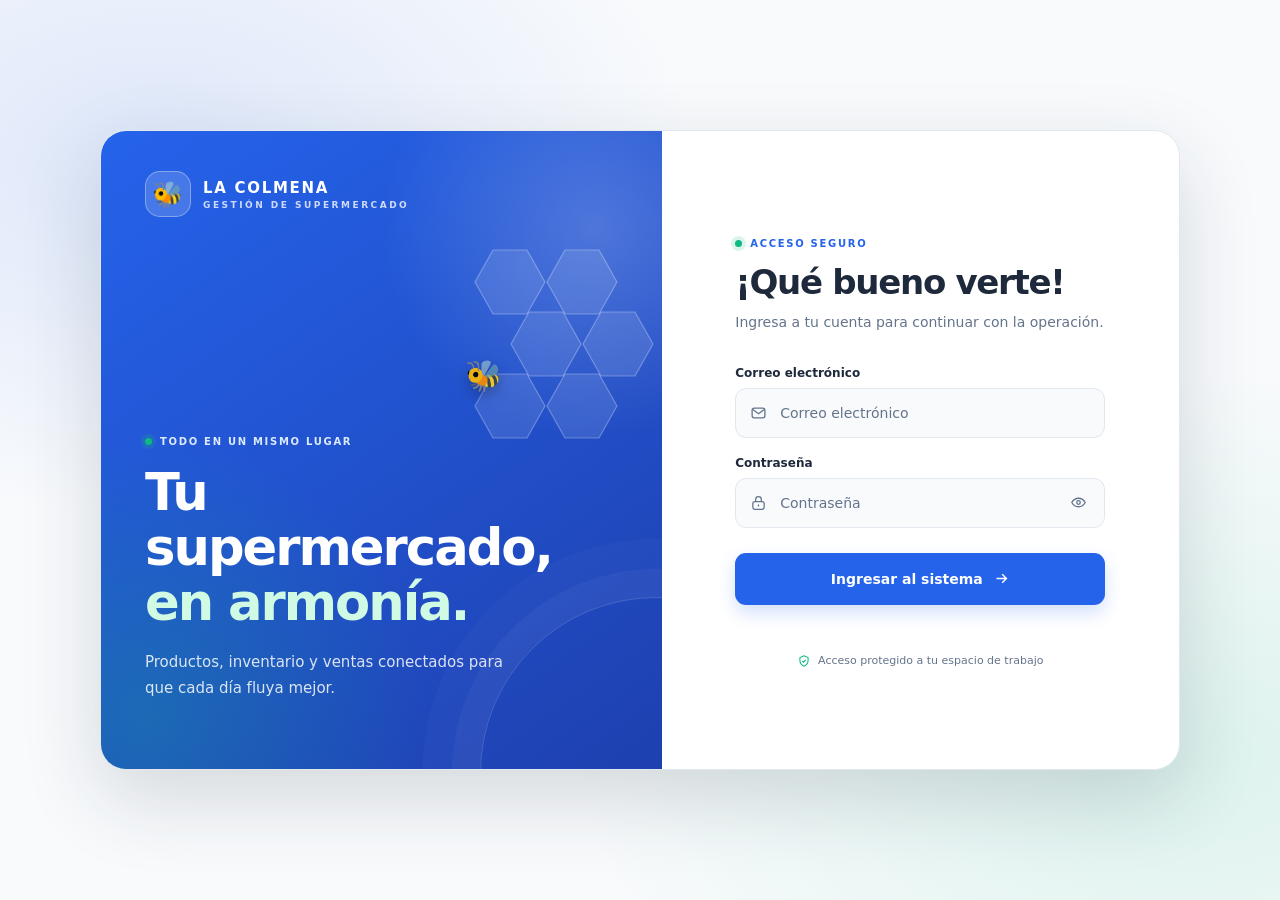
<file: la_colmena.html/src/index.html>
﻿<!DOCTYPE html>
<html lang="es">
<head>
    <meta charset="UTF-8">
    <meta name="viewport" content="width=device-width,initial-scale=1">
    <title>La Colmena — Gestión comercial</title>
    <style>
        * {
            box-sizing: border-box;
            margin: 0;
            font-family: Inter,system-ui,Arial
        }

        body {
            background: #f6f3ee;
            color: #1a1a1a
        }

        .sidebar {
            position: fixed;
            left: 0;
            top: 0;
            bottom: 0;
            width: 250px;
            background: #1a1a1a;
            color: #fff;
            padding: 20px;
            display: flex;
            flex-direction: column
        }

            .sidebar h2 {
                font-size: 20px
            }

            .sidebar small {
                color: #aaa
            }

        .menu {
            margin-top: 25px;
            display: flex;
            flex-direction: column;
            gap: 4px
        }

            .menu button {
                background: none;
                border: 0;
                color: #ccc;
                text-align: left;
                padding: 11px 12px;
                border-radius: 8px;
                cursor: pointer;
                font-size: 14px
            }

                .menu button.active, .menu button:hover {
                    background: #333;
                    color: #fff
                }

        .user {
            margin-top: auto;
            border-top: 1px solid #333;
            padding-top: 14px
        }

            .user b {
                display: block
            }

        .main {
            margin-left: 250px;
            padding: 24px
        }

        .top {
            display: flex;
            justify-content: space-between;
            align-items: center
        }

        .cards {
            display: grid;
            grid-template-columns: 1fr 1fr 1fr;
            gap: 14px;
            margin: 18px 0
        }

        .card {
            background: #fff;
            border: 1px solid #e5e5e5;
            border-radius: 12px;
            padding: 18px
        }

            .card small {
                color: #666
            }

            .card h3 {
                font-size: 28px;
                margin: 6px 0
            }

        .grid2 {
            display: grid;
            grid-template-columns: 1fr 1fr;
            gap: 14px
        }

        .box {
            background: #fff;
            border: 1px solid #e5e5e5;
            border-radius: 12px;
            padding: 18px;
            margin-bottom: 14px
        }

        table {
            width: 100%;
            border-collapse: collapse;
            font-size: 14px
        }

        th {
            text-align: left;
            background: #f3f3f3;
            padding: 10px
        }

        td {
            padding: 10px;
            border-top: 1px solid #eee
        }

        input, select {
            padding: 10px;
            border: 1px solid #ddd;
            border-radius: 8px;
            width: 100%;
            margin: 6px 0
        }

        button.btn {
            background: #e67e22;
            color: #fff;
            border: 0;
            padding: 10px 16px;
            border-radius: 8px;
            cursor: pointer;
            font-weight: 700
        }

        button.btn2 {
            background: #1a1a1a;
            color: #fff;
            border: 0;
            padding: 8px 12px;
            border-radius: 8px;
            cursor: pointer
        }

        .badge {
            padding: 4px 8px;
            border-radius: 20px;
            font-size: 12px;
            font-weight: 700
        }

        .ok {
            background: #d4f5d4
        }

        .warn {
            background: #ffe9b0
        }

        .alerta {
            color: #b45309;
            font-size: 13px
        }

        .integration-alert {
            border-left: 4px solid #b45309
        }

        #outboxEvents {
            margin: 10px 0 0;
            padding-left: 20px
        }

        #outboxEvents li {
            margin-top: 8px;
            overflow-wrap: anywhere
        }

        #outboxEvents p {
            margin-top: 4px;
            overflow-wrap: anywhere
        }

        .sale-console-heading {
            display: flex;
            align-items: flex-start;
            justify-content: space-between;
            gap: 12px
        }

        .sale-event-console {
            min-height: 180px;
            max-height: 420px;
            overflow: auto;
            margin-top: 12px;
            padding: 14px;
            border: 1px solid #263548;
            border-radius: 9px;
            background: #101820;
            color: #d3f7df;
            font: 12px/1.6 Consolas, "Courier New", monospace;
            white-space: pre-wrap;
            overflow-wrap: anywhere
        }

        .payment-circuit {
            margin-top: 12px;
            padding: 12px 14px;
            border: 1px solid #cbd5e1;
            border-radius: 9px;
            background: #f8fafc
        }

        .payment-circuit .summary-note { margin: 7px 0 0 }

        .circuit-badge {
            padding: 4px 9px;
            border-radius: 999px;
            font-size: 11px;
            font-weight: 700;
            background: #e2e8f0;
            color: #334155
        }

        .circuit-badge[data-state="CLOSED"] { background: #dcfce7; color: #166534 }
        .circuit-badge[data-state="OPEN"] { background: #fee2e2; color: #991b1b }
        .circuit-badge[data-state="HALF-OPEN"] { background: #fef3c7; color: #92400e }

        .circuit-trace {
            margin: 7px 0 0;
            color: #64748b;
            font: 11px/1.5 Consolas, "Courier New", monospace;
            overflow-wrap: anywhere
        }

        .saga-runner {
            margin-top: 14px;
            padding-top: 12px;
            border-top: 1px solid #eee
        }

        .saga-runner summary {
            cursor: pointer;
            font-weight: 700
        }

        .saga-runner-fields {
            display: grid;
            grid-template-columns: repeat(auto-fit, minmax(180px, 1fr));
            gap: 8px 14px;
            margin: 10px 0
        }

        .saga-runner-fields label {
            display: block;
            font-size: 13px
        }

        .saga-simulate-failure {
            display: flex;
            align-items: center;
            gap: 8px
        }

        .saga-simulate-failure input {
            width: auto;
            margin: 0
        }

        .saga-result {
            margin: 10px 0 0;
            padding: 12px 14px;
            border-radius: 9px;
            border: 1px solid #cbd5e1;
            background: #f8fafc;
            color: #1e293b;
            font-weight: 600
        }

        .saga-result[data-outcome="success"] {
            border-color: #86efac;
            background: #f0fdf4;
            color: #166534
        }

        .saga-result[data-outcome="compensated"] {
            border-color: #fcd34d;
            background: #fffbeb;
            color: #92400e
        }

        .saga-result[data-outcome="pending"] {
            border-color: #fca5a5;
            background: #fef2f2;
            color: #991b1b
        }

        .saga-result[data-outcome="not-applicable"] {
            border-color: #cbd5e1;
            background: #f8fafc;
            color: #334155
        }

        .saga-run-by {
            margin: 10px 0 6px;
            font-size: 13px;
            font-weight: 700
        }

        .saga-timeline {
            display: grid;
            grid-template-columns: repeat(auto-fit, minmax(220px, 1fr));
            gap: 10px;
            margin: 10px 0 0;
            padding: 0;
            list-style: none
        }

        .saga-timeline li {
            min-width: 0;
            padding: 12px;
            border: 1px solid #cbd5e1;
            border-left: 4px solid #94a3b8;
            border-radius: 8px;
            background: #f8fafc
        }

        .saga-timeline li[data-status="completed"] {
            border-left-color: #16a34a;
            background: #f0fdf4
        }

        .saga-timeline li[data-status="rejected"],
        .saga-timeline li[data-status="blocked"] {
            border-left-color: #dc2626;
            background: #fef2f2
        }

        .saga-timeline li[data-status="pending"] {
            border-left-color: #d97706;
            background: #fffbeb
        }

        .saga-timeline li[data-status="not-run"] {
            color: #64748b
        }

        .saga-step-heading {
            display: flex;
            justify-content: space-between;
            gap: 8px;
            margin-bottom: 5px
        }

        .saga-step-status {
            font-size: 11px;
            text-transform: uppercase;
            letter-spacing: .03em
        }

        .saga-step-detail {
            margin: 0;
            font-size: 12px;
            line-height: 1.45
        }

        .process-events {
            display: grid;
            gap: 10px;
            margin: 12px 0 0;
            padding: 0;
            list-style: none
        }

        .process-events-archive > summary {
            margin-top: 12px;
            padding: 10px 12px;
            border: 1px solid #dbe3ed;
            border-radius: 8px;
            background: #f8fafc;
            color: #1e3a8a;
            font-weight: 700;
            cursor: pointer
        }

        .older-sales-details {
            margin-top: 12px;
            border: 1px solid #dbe3ed;
            border-radius: 8px;
            background: #f8fafc
        }

        .older-sales-details > summary {
            padding: 10px 12px;
            color: #1e3a8a;
            font-weight: 700;
            cursor: pointer
        }

        .older-sales-list {
            max-height: 300px;
            overflow: auto;
            padding: 0 10px 10px
        }

        .process-event {
            padding: 12px 14px;
            border: 1px solid #dbe3ed;
            border-radius: 9px;
            background: #fff
        }

        .process-event-heading {
            display: flex;
            align-items: flex-start;
            justify-content: space-between;
            gap: 10px
        }

        .process-event-actor,
        .process-event-detail,
        .process-event-time {
            margin: 5px 0 0;
            font-size: 12px;
            line-height: 1.45
        }

        .process-event-time {
            color: #64748b
        }

        .process-event-status {
            flex: 0 0 auto;
            padding: 3px 8px;
            border-radius: 999px;
            background: #dcfce7;
            color: #166534;
            font-size: 11px;
            font-weight: 700
        }

        .process-event-status[data-status="PENDING"] {
            background: #fef3c7;
            color: #92400e
        }

        .process-event-status[data-status="ERROR"] {
            background: #fee2e2;
            color: #991b1b
        }

        .process-event details {
            margin-top: 8px;
            font-size: 12px
        }

        .process-event pre {
            max-height: 260px;
            overflow: auto;
            white-space: pre-wrap;
            overflow-wrap: anywhere
        }

        .hidden {
            display: none
        }

        #login {
            position: fixed;
            inset: 0;
            padding: 28px;
            overflow-y: auto;
            display: grid;
            place-items: center;
            z-index: 99;
            background:
                radial-gradient(ellipse at 12% 18%, rgba(241, 183, 74, .16), transparent 34%),
                radial-gradient(ellipse at 92% 84%, rgba(217, 139, 41, .15), transparent 36%),
                #fbf7f0
        }

        .loginbox {
            background: #fff;
            width: min(1080px, 100%);
            min-height: 640px;
            display: grid;
            grid-template-columns: 1.04fr .96fr;
            border: 1px solid rgba(88, 55, 22, .1);
            border-radius: 26px;
            overflow: hidden;
            box-shadow: 0 28px 80px rgba(71, 43, 19, .17);
            text-align: left
        }

        .login-brand-panel {
            position: relative;
            isolation: isolate;
            display: flex;
            flex-direction: column;
            justify-content: space-between;
            padding: 40px 44px 32px;
            overflow: hidden;
            color: #48270d;
            background:
                radial-gradient(circle at 88% 15%, rgba(255, 247, 204, .62), transparent 29%),
                radial-gradient(circle at 8% 92%, rgba(255, 119, 26, .24), transparent 36%),
                linear-gradient(145deg, #ffd342, #ffae24 56%, #f47d1b)
        }

        .login-brand-panel > :not(.hive-scene) {
            position: relative;
            z-index: 1
        }

        .hive-scene {
            position: absolute;
            z-index: 0;
            top: 112px;
            right: 13px;
            width: 200px;
            height: 215px;
            opacity: .9;
            pointer-events: none
        }

        .hive-cells {
            width: 100%;
            height: 100%;
            overflow: visible
        }

        .hive-cells path {
            fill: rgba(255, 252, 227, .18);
            stroke: rgba(132, 72, 15, .31);
            stroke-width: 1.2;
            transform-box: fill-box;
            transform-origin: center;
            animation: hive-pulse 4.8s ease-in-out infinite
        }

        .hive-cells path:nth-child(2n) {
            animation-delay: -1.6s
        }

        .hive-cells path:nth-child(3n) {
            animation-delay: -3.2s
        }

        .hive-bee {
            position: absolute;
            top: 55%;
            left: 8%;
            z-index: 2;
            display: block;
            font-size: 30px;
            line-height: 1;
            filter: drop-shadow(0 5px 7px rgba(0,0,0,.3));
            animation: bee-flight 10s ease-in-out infinite
        }

        @keyframes bee-flight {
            0%, 100% { top: 55%; left: 8%; transform: rotate(-12deg) }
            18% { top: 36%; left: 38%; transform: rotate(12deg) }
            36% { top: 22%; left: 61%; transform: rotate(-2deg) }
            54% { top: 53%; left: 63%; transform: rotate(17deg) }
            72% { top: 69%; left: 37%; transform: rotate(-13deg) }
            88% { top: 43%; left: 9%; transform: rotate(-22deg) }
        }

        @keyframes hive-pulse {
            0%, 100% { fill: rgba(255, 252, 227, .11) }
            50% { fill: rgba(255, 252, 227, .32) }
        }

        .login-brand-panel::after {
            content: "";
            position: absolute;
            z-index: -1;
            width: 350px;
            height: 350px;
            right: -170px;
            bottom: -180px;
            border: 1px solid rgba(107, 57, 13, .13);
            border-radius: 50%;
            box-shadow: 0 0 0 28px rgba(107,57,13,.025), 0 0 0 58px rgba(107,57,13,.02)
        }

        .login-brand {
            display: flex;
            align-items: center;
            gap: 12px;
            color: #48270d;
            font-size: 15px;
            font-weight: 800;
            letter-spacing: 1.7px
        }

        .login-brand small {
            display: block;
            margin-top: 3px;
            color: #70491e;
            font-size: 9px;
            font-weight: 600;
            letter-spacing: 2.5px
        }

        .login-brand-mark {
            display: grid;
            width: 46px;
            height: 46px;
            place-items: center;
            border: 1px solid rgba(103,58,14,.2);
            border-radius: 15px;
            background: rgba(255,255,255,.32);
            font-size: 25px;
            animation: bee-hover 3s ease-in-out infinite
        }

        @keyframes bee-hover {
            0%, 100% { transform: translateY(0) rotate(-4deg) }
            50% { transform: translateY(-4px) rotate(4deg) }
        }

        .login-brand-copy {
            max-width: 440px;
            margin: 58px 0 36px
        }

        .login-eyebrow {
            display: inline-flex;
            align-items: center;
            gap: 8px;
            margin-bottom: 18px;
            color: #78400e;
            font-size: 10px;
            font-weight: 800;
            letter-spacing: 1.7px;
            text-transform: uppercase
        }

        .login-eyebrow::before {
            content: "";
            width: 7px;
            height: 7px;
            border-radius: 50%;
            background: #8d4a0d;
            box-shadow: 0 0 0 4px rgba(141,74,13,.14)
        }

        .login-brand-copy h1 {
            max-width: 430px;
            font-size: clamp(36px, 4vw, 52px);
            line-height: 1.08;
            letter-spacing: -2px
        }

        .login-brand-copy h1 span {
            color: #8d3e0c
        }

        .login-brand-copy p {
            max-width: 390px;
            margin-top: 18px;
            color: #5e401f;
            font-size: 15px;
            line-height: 1.75
        }

        .login-form-panel {
            display: flex;
            align-items: center;
            justify-content: center;
            padding: 48px
        }

        .login-form-content {
            width: 100%;
            max-width: 370px
        }

        .login-mobile-brand {
            display: none
        }

        .login-form-heading .login-eyebrow {
            margin-bottom: 13px;
            color: #b87518
        }

        .login-form-heading .login-eyebrow::before {
            background: #d9972f;
            box-shadow: 0 0 0 4px rgba(217,151,47,.13)
        }

        .login-form-heading h2 {
            color: #49301e;
            font-size: 34px;
            letter-spacing: -1.3px
        }

        .login-form-heading p {
            margin-top: 9px;
            color: #84796e;
            font-size: 14px;
            line-height: 1.6
        }

        .login-form {
            margin-top: 32px
        }

        .login-form label {
            display: block;
            margin: 18px 0 8px;
            color: #59412c;
            font-size: 12px;
            font-weight: 700
        }

        .login-input-wrap {
            position: relative
        }

        .login-input-wrap input {
            width: 100%;
            height: 50px;
            margin: 0;
            padding: 0 44px;
            border: 1px solid #e8dfd2;
            border-radius: 11px;
            outline: none;
            background: #fdfbf8;
            color: #493a2b;
            font-size: 14px;
            transition: border-color .2s, box-shadow .2s, background .2s
        }

        .login-input-wrap input:focus {
            border-color: #d9a24f;
            background: #fff;
            box-shadow: 0 0 0 4px rgba(217, 151, 47, .14)
        }

        .login-input-wrap input::placeholder {
            color: #aa9d8e
        }

        .login-field-icon {
            position: absolute;
            top: 50%;
            left: 15px;
            width: 17px;
            height: 17px;
            color: #9b8973;
            transform: translateY(-50%);
            pointer-events: none
        }

        .login-password-toggle {
            position: absolute;
            top: 50%;
            right: 12px;
            display: grid;
            width: 30px;
            height: 30px;
            place-items: center;
            border: 0;
            border-radius: 8px;
            background: transparent;
            color: #93816b;
            cursor: pointer;
            transform: translateY(-50%)
        }

        .login-password-toggle:hover {
            background: #fff3df;
            color: #9b5b1a
        }

        .login-password-toggle svg {
            width: 17px;
            height: 17px
        }

        .login-submit {
            display: flex;
            width: 100%;
            height: 52px;
            align-items: center;
            justify-content: center;
            gap: 10px;
            margin-top: 25px;
            border: 0;
            border-radius: 11px;
            background: linear-gradient(100deg, #d98220, #e9a83b);
            box-shadow: 0 8px 18px rgba(205, 127, 28, .2);
            color: #fff;
            cursor: pointer;
            font-size: 14px;
            font-weight: 750;
            transition: transform .18s, box-shadow .18s, filter .18s
        }

        .login-submit:hover:not(:disabled) {
            box-shadow: 0 11px 22px rgba(205, 127, 28, .28);
            filter: saturate(1.08);
            transform: translateY(-1px)
        }

        .login-submit:disabled {
            cursor: wait;
            opacity: .8
        }

        .login-submit svg {
            width: 17px;
            height: 17px;
            transition: transform .18s
        }

        .login-submit:hover:not(:disabled) svg {
            transform: translateX(3px)
        }

        .login-spinner {
            width: 17px;
            height: 17px;
            border: 2px solid rgba(255,255,255,.45);
            border-top-color: #fff;
            border-radius: 50%;
            animation: login-spin .7s linear infinite
        }

        @keyframes login-spin {
            to { transform: rotate(360deg) }
        }

        .login-error {
            min-height: 20px;
            margin-top: 11px;
            color: #b42318;
            font-size: 12px;
            line-height: 1.5
        }

        .login-secure-note {
            display: flex;
            align-items: center;
            justify-content: center;
            gap: 7px;
            margin-top: 18px;
            color: #8d7b66;
            font-size: 11px
        }

        .login-secure-note svg {
            width: 14px;
            height: 14px;
            color: #b87518
        }

        @media(max-width:800px) {
            .sidebar {
                width: 100%;
                position: relative
            }

            .main {
                margin: 0
            }

            .cards, .grid2 {
                grid-template-columns: 1fr
            }

            #login {
                padding: 18px
            }

            .loginbox {
                width: min(520px, 100%);
                min-height: 0;
                grid-template-columns: 1fr
            }

            .login-brand-panel {
                display: none
            }

            .login-form-panel {
                padding: 48px 38px
            }

            .login-mobile-brand {
                display: flex;
                align-items: center;
                gap: 10px;
                margin-bottom: 35px;
                color: #5e391a;
                font-size: 13px;
                font-weight: 800;
                letter-spacing: 1.3px
            }

            .login-mobile-brand span:first-child {
                display: grid;
                width: 40px;
                height: 40px;
                place-items: center;
                clip-path: polygon(25% 3%, 75% 3%, 100% 50%, 75% 97%, 25% 97%, 0 50%);
                background: #fff0d2;
                font-size: 22px;
                animation: bee-hover 3s ease-in-out infinite
            }

            .login-mobile-brand small {
                display: block;
                margin-top: 2px;
                color: #9c856c;
                font-size: 8px;
                letter-spacing: 2px
            }
        }

        @media(max-width:480px) {
            #login {
                padding: 12px
            }

            .loginbox {
                border-radius: 20px
            }

            .login-form-panel {
                padding: 34px 24px
            }

            .login-mobile-brand {
                margin-bottom: 30px
            }

            .login-form-heading h2 {
                font-size: 30px
            }
        }

        @media(prefers-reduced-motion: reduce) {
            .hive-cells path, .hive-bee, .login-brand-mark,
            .login-mobile-brand span:first-child, .login-spinner {
                animation: none
            }

            .login-submit, .login-submit svg {
                transition: none
            }
        }

        :root {
            --primary: #2563EB;
            --primary-dark: #1D4ED8;
            --success: #10B981;
            --danger: #EF4444;
            --text: #1E293B;
            --muted: #64748B;
            --white: #FFFFFF;
            --canvas: #F1F5F9;
            --border: #E2E8F0;
            --primary-soft: #EFF6FF;
            --success-soft: #D1FAE5;
            --shadow: 0 12px 30px rgba(30, 41, 59, .07)
        }

        body {
            background: var(--canvas);
            color: var(--text)
        }

        .sidebar {
            width: 260px;
            background: linear-gradient(180deg, var(--primary), var(--primary-dark));
            box-shadow: 8px 0 28px rgba(30, 64, 175, .14)
        }

        .sidebar small {
            color: rgba(255, 255, 255, .76)
        }

        .menu {
            gap: 7px
        }

        .menu button {
            border-radius: 10px;
            color: rgba(255, 255, 255, .84);
            transition: background .18s, color .18s, transform .18s
        }

        .menu button.active,
        .menu button:hover {
            background: var(--white);
            color: var(--primary-dark);
            transform: translateX(2px)
        }

        .menu button:focus-visible,
        .logout-button:focus-visible,
        .btn:focus-visible,
        .btn2:focus-visible,
        .login-submit:focus-visible,
        .login-password-toggle:focus-visible {
            outline: 3px solid rgba(16, 185, 129, .55);
            outline-offset: 2px
        }

        .user {
            border-top-color: rgba(255, 255, 255, .24)
        }

        .logout-button {
            margin-top: 8px;
            padding: 6px 0;
            border: 0;
            background: transparent;
            color: rgba(255, 255, 255, .84);
            cursor: pointer;
            font-size: 13px;
            transition: color .18s, transform .18s
        }

        .logout-button:hover {
            color: var(--white);
            transform: translateX(2px)
        }

        .main {
            min-height: 100vh;
            margin-left: 260px;
            padding: 30px
        }

        .top {
            gap: 16px;
            margin-bottom: 22px;
            padding: 20px 24px;
            border: 1px solid var(--border);
            border-radius: 16px;
            background: var(--white);
            box-shadow: var(--shadow)
        }

        .top h1 {
            color: var(--text);
            font-size: 26px;
            letter-spacing: -.6px
        }

        .top p,
        .summary-note {
            margin-top: 5px;
            color: var(--muted);
            font-size: 14px
        }

        .connection-status {
            flex: 0 0 auto;
            padding: 8px 12px;
            border: 1px solid #A7F3D0;
            border-radius: 999px;
            background: var(--success-soft);
            color: #047857;
            font-size: 12px;
            font-weight: 700
        }

        .cards {
            grid-template-columns: repeat(3, minmax(0, 1fr));
            gap: 16px;
            margin: 0 0 18px
        }

        .card,
        .box {
            border: 1px solid var(--border);
            border-radius: 16px;
            background: var(--white);
            box-shadow: var(--shadow)
        }

        .card {
            min-width: 0;
            padding: 20px;
            transition: transform .18s, box-shadow .18s
        }

        .card:hover {
            box-shadow: 0 16px 34px rgba(30, 41, 59, .11);
            transform: translateY(-2px)
        }

        .card small {
            color: var(--muted);
            font-size: 13px
        }

        .card h3 {
            color: var(--text);
            font-size: 29px
        }

        .box {
            min-width: 0;
            margin-bottom: 16px;
            padding: 20px;
            overflow-x: auto;
            transition: border-color .18s, box-shadow .18s
        }

        .box:hover {
            border-color: #CBD5E1;
            box-shadow: 0 14px 32px rgba(30, 41, 59, .09)
        }

        .box h3 {
            margin-bottom: 12px;
            color: var(--text);
            font-size: 17px
        }

        .grid2 {
            gap: 16px
        }

        table {
            color: var(--text)
        }

        th {
            background: var(--primary-soft);
            color: #1E40AF;
            font-size: 12px;
            font-weight: 700
        }

        td {
            border-top-color: var(--border)
        }

        tbody tr:hover {
            background: #F8FAFC
        }

        input,
        select {
            border-color: #CBD5E1;
            background: var(--white);
            color: var(--text);
            transition: border-color .18s, box-shadow .18s
        }

        input:focus,
        select:focus {
            border-color: var(--primary);
            outline: none;
            box-shadow: 0 0 0 3px rgba(37, 99, 235, .14)
        }

        input:hover,
        select:hover {
            border-color: #93C5FD
        }

        button.btn,
        .login-submit {
            background: var(--primary);
            box-shadow: 0 8px 18px rgba(37, 99, 235, .2);
            color: var(--white);
            transition: background .18s, box-shadow .18s, transform .18s
        }

        button.btn:hover:not(:disabled),
        .login-submit:hover:not(:disabled) {
            background: var(--primary-dark);
            box-shadow: 0 11px 22px rgba(37, 99, 235, .27);
            transform: translateY(-1px)
        }

        button.btn2 {
            border: 1px solid #BFDBFE;
            background: var(--primary-soft);
            color: var(--primary-dark);
            font-weight: 700;
            transition: background .18s, border-color .18s
        }

        button.btn2:hover:not(:disabled) {
            border-color: var(--primary);
            background: #DBEAFE
        }

        button.btn2:disabled {
            cursor: not-allowed;
            opacity: .58
        }

        button.btn:active:not(:disabled),
        button.btn2:active:not(:disabled),
        .login-submit:active:not(:disabled) {
            transform: scale(.98)
        }

        .badge {
            display: inline-flex;
            align-items: center
        }

        .badge.ok {
            background: var(--success-soft);
            color: #047857
        }

        .badge.warn {
            background: var(--primary-soft);
            color: var(--primary-dark)
        }

        .alerta {
            color: var(--danger);
            font-size: 13px
        }

        .inventory-row {
            display: flex;
            align-items: center;
            gap: 10px;
            padding: 10px 0;
            border-top: 1px solid var(--border);
            transition: background .18s, padding .18s
        }

        .inventory-row:hover {
            padding-right: 8px;
            padding-left: 8px;
            background: var(--primary-soft)
        }

        .inventory-row strong {
            flex: 1
        }

        .inventory-row input {
            width: 96px;
            margin: 0
        }

        #login {
            background:
                radial-gradient(ellipse at 12% 18%, rgba(37, 99, 235, .13), transparent 34%),
                radial-gradient(ellipse at 92% 84%, rgba(16, 185, 129, .12), transparent 36%),
                #F8FAFC
        }

        .loginbox {
            border-color: var(--border);
            box-shadow: 0 28px 80px rgba(30, 41, 59, .16)
        }

        .login-brand-panel {
            color: var(--white);
            background:
                radial-gradient(circle at 88% 15%, rgba(255, 255, 255, .2), transparent 29%),
                radial-gradient(circle at 8% 92%, rgba(16, 185, 129, .26), transparent 36%),
                linear-gradient(145deg, var(--primary), #1E40AF)
        }

        .login-brand-panel::after {
            border-color: rgba(255, 255, 255, .17);
            box-shadow: 0 0 0 28px rgba(255, 255, 255, .035), 0 0 0 58px rgba(255, 255, 255, .025)
        }

        .login-brand,
        .login-brand-copy h1 {
            color: var(--white)
        }

        .login-brand small {
            color: rgba(255, 255, 255, .78)
        }

        .login-brand-mark {
            border-color: rgba(255, 255, 255, .34);
            background: rgba(255, 255, 255, .16)
        }

        .login-brand-panel .login-eyebrow {
            color: #DBEAFE
        }

        .login-brand-panel .login-eyebrow::before {
            background: var(--success);
            box-shadow: 0 0 0 4px rgba(16, 185, 129, .2)
        }

        .login-brand-copy h1 span {
            color: #D1FAE5
        }

        .login-brand-copy p {
            color: rgba(255, 255, 255, .84)
        }

        .hive-cells path {
            fill: rgba(255, 255, 255, .12);
            stroke: rgba(255, 255, 255, .32)
        }

        @keyframes hive-pulse {
            0%, 100% { fill: rgba(255, 255, 255, .1) }
            50% { fill: rgba(255, 255, 255, .28) }
        }

        .login-form-heading .login-eyebrow {
            color: var(--primary)
        }

        .login-form-heading .login-eyebrow::before {
            background: var(--success);
            box-shadow: 0 0 0 4px rgba(16, 185, 129, .15)
        }

        .login-form-heading h2 {
            color: var(--text)
        }

        .login-form-heading p,
        .login-secure-note {
            color: var(--muted)
        }

        .login-form label {
            color: var(--text)
        }

        .login-input-wrap input {
            border-color: var(--border);
            background: #F8FAFC;
            color: var(--text)
        }

        .login-input-wrap input:focus {
            border-color: var(--primary);
            box-shadow: 0 0 0 4px rgba(37, 99, 235, .14)
        }

        .login-input-wrap input::placeholder,
        .login-field-icon,
        .login-password-toggle {
            color: var(--muted)
        }

        .login-password-toggle:hover {
            background: var(--primary-soft);
            color: var(--primary)
        }

        .login-error {
            color: var(--danger)
        }

        .login-secure-note svg {
            color: var(--success)
        }

        .login-mobile-brand {
            color: var(--text)
        }

        .login-mobile-brand span:first-child {
            background: var(--primary-soft)
        }

        .login-mobile-brand small {
            color: var(--muted)
        }

        @media(max-width:800px) {
            .sidebar {
                position: relative;
                width: auto;
                padding: 18px
            }

            .menu {
                display: grid;
                grid-template-columns: repeat(2, minmax(0, 1fr));
                margin-top: 18px
            }

            .user {
                margin-top: 16px
            }

            .main {
                margin: 0;
                padding: 18px
            }

            .cards,
            .grid2 {
                grid-template-columns: 1fr
            }

            .top {
                align-items: flex-start;
                flex-direction: column
            }
        }

        @media(max-width:480px) {
            .main {
                padding: 12px
            }

            .top,
            .box {
                padding: 16px
            }

            .top h1 {
                font-size: 23px
            }

            .menu {
                gap: 5px
            }

            .menu button {
                padding: 10px 8px;
                font-size: 13px
            }

            .inventory-row {
                flex-wrap: wrap
            }
        }

        @media(prefers-reduced-motion: reduce) {
            .menu button,
            .logout-button,
            .card,
            .box,
            button.btn,
            button.btn2,
            .login-submit,
            .inventory-row,
            input,
            select {
                transition: none
            }

            .card:hover,
            .logout-button:hover,
            button.btn:active:not(:disabled),
            button.btn2:active:not(:disabled),
            .login-submit:active:not(:disabled) {
                transform: none
            }
        }

        #dashboard {
            --dashboard-bg: var(--canvas);
            --dashboard-surface: var(--white);
            --dashboard-text: var(--text);
            --dashboard-muted: var(--muted);
            --dashboard-border: var(--border);
            --dashboard-row-hover: #F8FAFC;
            --dashboard-field-bg: var(--white);
            --dashboard-success-bg: var(--success-soft);
            --dashboard-success-text: #047857;
            --dashboard-info-bg: var(--primary-soft);
            --dashboard-info-text: var(--primary-dark);
            --dashboard-danger-text: var(--danger);
            min-height: 100vh;
            background: var(--dashboard-bg);
            color: var(--dashboard-text)
        }

        #dashboard[data-theme="dark"] {
            --dashboard-bg: #0F172A;
            --dashboard-surface: #1E293B;
            --dashboard-text: #E2E8F0;
            --dashboard-muted: #94A3B8;
            --dashboard-border: #334155;
            --dashboard-row-hover: #263449;
            --dashboard-field-bg: #0F172A;
            --dashboard-success-bg: #064E3B;
            --dashboard-success-text: #6EE7B7;
            --dashboard-info-bg: #1E3A8A;
            --dashboard-info-text: #BFDBFE;
            --dashboard-danger-text: #FCA5A5;
            --text: #E2E8F0;
            --muted: #94A3B8;
            --border: #334155;
            --primary-soft: #1E3A8A;
            --success-soft: #064E3B;
            --shadow: 0 12px 30px rgba(0, 0, 0, .2)
        }

        #dashboard .main {
            background: var(--dashboard-bg);
            color: var(--dashboard-text)
        }

        #dashboard .top,
        #dashboard .card,
        #dashboard .box {
            border-color: var(--dashboard-border);
            background: var(--dashboard-surface);
            color: var(--dashboard-text);
            box-shadow: var(--shadow)
        }

        #dashboard .top h1,
        #dashboard .card h3,
        #dashboard .box h3 {
            color: var(--dashboard-text)
        }

        #dashboard .top p,
        #dashboard .summary-note,
        #dashboard .card small {
            color: var(--dashboard-muted)
        }

        #dashboard .connection-status {
            border-color: var(--dashboard-border);
            background: var(--dashboard-success-bg);
            color: var(--dashboard-success-text)
        }

        #dashboard th {
            background: var(--dashboard-info-bg);
            color: var(--dashboard-info-text)
        }

        #dashboard td {
            border-top-color: var(--dashboard-border);
            color: var(--dashboard-text)
        }

        #dashboard tbody tr:hover,
        #dashboard .inventory-row:hover {
            background: var(--dashboard-row-hover)
        }

        #dashboard input,
        #dashboard select {
            border-color: var(--dashboard-border);
            background: var(--dashboard-field-bg);
            color: var(--dashboard-text)
        }

        #dashboard input::placeholder {
            color: var(--dashboard-muted)
        }

        #dashboard .badge.ok {
            background: var(--dashboard-success-bg);
            color: var(--dashboard-success-text)
        }

        #dashboard .badge.warn {
            background: var(--dashboard-info-bg);
            color: var(--dashboard-info-text)
        }

        #dashboard .alerta {
            color: var(--dashboard-danger-text)
        }

        #dashboard .integration-alert {
            border-left-color: var(--dashboard-danger-text)
        }

        #dashboard #outboxEvents {
            color: var(--dashboard-danger-text)
        }

        #dashboard button.btn2 {
            border-color: var(--dashboard-border);
            background: var(--dashboard-info-bg);
            color: var(--dashboard-info-text)
        }

        #dashboard button.btn2:hover:not(:disabled) {
            border-color: var(--primary);
            background: var(--primary-dark);
            color: var(--white)
        }

        .top-actions {
            display: flex;
            align-items: center;
            gap: 10px
        }

        .theme-toggle {
            display: inline-flex;
            min-height: 38px;
            align-items: center;
            justify-content: center;
            gap: 8px;
            padding: 8px 12px;
            border: 1px solid var(--dashboard-border);
            border-radius: 10px;
            background: var(--dashboard-surface);
            color: var(--dashboard-text);
            cursor: pointer;
            font-size: 13px;
            font-weight: 700;
            transition: background .18s, border-color .18s, color .18s, transform .18s
        }

        .theme-toggle:hover {
            border-color: var(--primary);
            background: var(--dashboard-info-bg);
            color: var(--dashboard-info-text);
            transform: translateY(-1px)
        }

        .theme-toggle:focus-visible {
            outline: 3px solid rgba(16, 185, 129, .55);
            outline-offset: 2px
        }

        #dashboard[data-theme="dark"] .theme-toggle:hover {
            background: var(--primary-dark);
            color: var(--white)
        }

        @media(max-width:800px) {
            .top-actions {
                width: 100%;
                justify-content: space-between;
                flex-wrap: wrap
            }
        }

        @media(prefers-reduced-motion: reduce) {
            .theme-toggle {
                transition: none
            }

            .theme-toggle:hover {
                transform: none
            }
        }
    </style>
</head>
<body>

    <div id="login">
        <div class="loginbox">
            <section class="login-brand-panel" aria-label="La Colmena, gestión de supermercado">
                <div class="login-brand">
                    <span class="login-brand-mark" aria-hidden="true">🐝</span>
                    <span>LA COLMENA<small>GESTIÓN DE SUPERMERCADO</small></span>
                </div>
                <div class="hive-scene" aria-hidden="true">
                    <svg class="hive-cells" viewBox="0 0 200 215" fill="none">
                        <path d="M20 2h34l18 32-18 32H20L2 34 20 2Z" transform="translate(24 5)"></path>
                        <path d="M20 2h34l18 32-18 32H20L2 34 20 2Z" transform="translate(96 5)"></path>
                        <path d="M20 2h34l18 32-18 32H20L2 34 20 2Z" transform="translate(60 67)"></path>
                        <path d="M20 2h34l18 32-18 32H20L2 34 20 2Z" transform="translate(132 67)"></path>
                        <path d="M20 2h34l18 32-18 32H20L2 34 20 2Z" transform="translate(24 129)"></path>
                        <path d="M20 2h34l18 32-18 32H20L2 34 20 2Z" transform="translate(96 129)"></path>
                    </svg>
                    <span class="hive-bee">🐝</span>
                </div>
                <div class="login-brand-copy">
                    <span class="login-eyebrow">Todo en un mismo lugar</span>
                    <h1>Tu supermercado,<br><span>en armonía.</span></h1>
                    <p>Productos, inventario y ventas conectados para que cada día fluya mejor.</p>
                </div>
            </section>
            <section class="login-form-panel" aria-label="Iniciar sesión">
                <div class="login-form-content">
                    <div class="login-mobile-brand">
                        <span aria-hidden="true">🐝</span>
                        <span>LA COLMENA<small>GESTIÓN DE SUPERMERCADO</small></span>
                    </div>
                    <div class="login-form-heading">
                        <span class="login-eyebrow">Acceso seguro</span>
                        <h2>¡Qué bueno verte!</h2>
                        <p>Ingresa a tu cuenta para continuar con la operación.</p>
                    </div>
                    <form id="loginForm" class="login-form">
                        <label for="email">Correo electrónico</label>
                        <div class="login-input-wrap">
                            <svg class="login-field-icon" viewBox="0 0 24 24" fill="none" stroke="currentColor" stroke-width="1.8" aria-hidden="true">
                                <rect x="3" y="5" width="18" height="14" rx="3"></rect>
                                <path d="m4 7 8 6 8-6"></path>
                            </svg>
                            <input id="email" type="email" autocomplete="off" placeholder="Correo electrónico" required>
                        </div>
                        <label for="pass">Contraseña</label>
                        <div class="login-input-wrap">
                            <svg class="login-field-icon" viewBox="0 0 24 24" fill="none" stroke="currentColor" stroke-width="1.8" aria-hidden="true">
                                <rect x="4" y="10" width="16" height="11" rx="3"></rect>
                                <path d="M8 10V7a4 4 0 0 1 8 0v3"></path>
                                <path d="M12 14v3"></path>
                            </svg>
                            <input id="pass" type="password" autocomplete="off" placeholder="Contraseña" required>
                            <button id="passwordToggle" class="login-password-toggle" type="button" aria-label="Mostrar contraseña" title="Mostrar contraseña">
                                <svg viewBox="0 0 24 24" fill="none" stroke="currentColor" stroke-width="1.8" aria-hidden="true">
                                    <path d="M2.5 12s3.4-6 9.5-6 9.5 6 9.5 6-3.4 6-9.5 6-9.5-6-9.5-6Z"></path>
                                    <circle cx="12" cy="12" r="2.5"></circle>
                                </svg>
                            </button>
                        </div>
                        <button id="loginSubmit" class="login-submit" type="submit">
                            <span id="loginSpinner" class="login-spinner" aria-hidden="true" hidden></span>
                            <span id="loginButtonLabel">Ingresar al sistema</span>
                            <svg id="loginButtonArrow" viewBox="0 0 24 24" fill="none" stroke="currentColor" stroke-width="2" aria-hidden="true">
                                <path d="M5 12h14M13 6l6 6-6 6"></path>
                            </svg>
                        </button>
                        <p id="loginError" class="login-error" role="alert" aria-live="polite"></p>
                    </form>
                    <div class="login-secure-note">
                        <svg viewBox="0 0 24 24" fill="none" stroke="currentColor" stroke-width="1.8" aria-hidden="true">
                            <path d="M12 3 19 6v5c0 4.7-2.9 8-7 10-4.1-2-7-5.3-7-10V6l7-3Z"></path>
                            <path d="m9 12 2 2 4-4"></path>
                        </svg>
                        Acceso protegido a tu espacio de trabajo
                    </div>
                </div>
            </section>
        </div>
    </div>

    <div id="dashboard" data-theme="light">
    <aside class="sidebar">
        <h2>🐝 La Colmena</h2><small>Gestión comercial</small>
        <div class="menu">
            <button data-section="resumen" data-roles="Administrador,Vendedor" onclick="show('resumen',this)" class="active">📊 Resumen</button>
            <button data-section="portafolio" data-roles="Administrador,Vendedor,Cliente" onclick="show('portafolio',this)">🛍️ Portafolio</button>
            <button data-section="inventario" data-roles="Administrador" onclick="show('inventario',this)">📦 Inventario</button>
            <button data-section="ventas" data-roles="Administrador,Vendedor,Cliente" data-default-label="🛒 Ventas" data-client-label="🛒 Comprar" onclick="show('ventas',this)">🛒 Ventas</button>
            <button data-section="pedidos" data-roles="Administrador,Vendedor" onclick="show('pedidos',this)">📋 Pedidos</button>
            <button data-section="reportes" data-roles="Administrador,Vendedor" onclick="show('reportes',this)">📈 Reportes</button>
            <button data-section="usuarios" data-roles="Administrador" onclick="show('usuarios',this)">👥 Usuarios</button>
        </div>
        <div class="user"><b id="userName">Ana Martínez</b><small id="userRol">Administrador</small><br><button class="logout-button" onclick="cerrarSesion()">← Cerrar sesión</button></div>
    </aside>

    <main class="main">
        <div class="top"><div><h1 id="titulo">Resumen</h1><p id="subtitulo">Así se mueve tu operación hoy.</p></div><div class="top-actions"><button id="themeToggle" class="theme-toggle" type="button" aria-label="Cambiar al tema oscuro" aria-pressed="false"><span id="themeIcon" aria-hidden="true">🌙</span><span id="themeLabel">Tema oscuro</span></button><span class="connection-status">● Conectado a DB real</span></div></div>
        <section id="outboxStatus" class="box integration-alert hidden" role="alert" aria-live="polite">
            <h3>⚠️ Eventos pendientes de Kafka</h3>
            <p id="outboxStatusMessage">Algunos eventos siguen pendientes de publicación.</p>
            <ul id="outboxEvents"></ul>
        </section>

        <!-- RESUMEN -->
        <div id="sec-resumen">
            <div class="cards">
                <div class="card"><small>Ventas totales (DB)</small><h3 id="rVentas">$0</h3><span class="badge ok" id="rVentasN">0 ventas</span></div>
                <div class="card"><small>Unidades disponibles</small><h3 id="rStock">0</h3><span class="badge ok" id="rProd">0 productos</span></div>
                <div class="card"><small>Pedidos abiertos</small><h3 id="rPedidos">0</h3><span class="badge warn">Por recibir</span></div>
            </div>
            <div id="paymentCircuitPanel" class="payment-circuit box hidden" role="status" aria-live="polite">
                <div class="sale-console-heading"><strong>Circuit Breaker · Pasarela mock</strong><span id="paymentCircuitBadge" class="circuit-badge" data-state="unknown">Consultando…</span></div>
                <p id="paymentCircuitDetails" class="summary-note">Leyendo estado del backend…</p>
                <p id="paymentCircuitTrace" class="circuit-trace">traceparent: pendiente</p>
            </div>
            <div class="grid2">
                <div class="box"><h3>⚠️ Atención requerida</h3><p class="summary-note" id="bajoCount"></p><div id="bajoList"></div></div>
                <div class="box"><h3>🛒 Ventas recientes</h3><div id="ventasResumen"></div></div>
            </div>
            <div class="box" id="businessEventBox">
                <div class="sale-console-heading">
                    <div><h3>Eventos y procesos publicados</h3><p class="summary-note">Actividad reciente del outbox; los confirmados ya fueron entregados a Kafka.</p></div>
                    <button class="btn2" type="button" onclick="cargarEventosProceso()">Actualizar</button>
                </div>
                <p id="processEventsStatus" class="summary-note" role="status" aria-live="polite">Cargando eventos…</p>
                <ul id="processEvents" class="process-events" aria-live="polite"></ul>
            </div>
            <div class="box"><h3>Accesos rápidos</h3><br><button class="btn2" onclick="show('portafolio')">Explorar portafolio →</button> <button id="quickInventoryBtn" class="btn2" onclick="show('inventario')">Revisar inventario →</button> <button class="btn" onclick="show('ventas')">Registrar venta →</button></div>
        </div>

        <!-- PORTAFOLIO / INVENTARIO -->
        <div id="sec-portafolio" class="hidden"><div class="box"><h3>Catálogo de productos</h3><div id="listaProductos"></div></div></div>
        <div id="sec-inventario" class="hidden"><div class="box"><h3>Inventario — Ajustar stock real</h3><p class="summary-note">Si cambias el stock aquí, queda guardado en LaColmena.db</p><div id="listaInventario"></div></div></div>

        <!-- VENTAS -->
        <div id="sec-ventas" class="hidden">
            <div class="grid2">
                <div class="box"><h3 id="ventaTitulo">Registrar venta</h3><label id="clienteLabel" for="vCliente">Cliente</label><input id="vCliente" value="Cliente Mostrador"><label for="vProducto">Producto</label><select id="vProducto"></select><label for="vCant">Cantidad</label><input id="vCant" type="number" value="1" min="1"><button id="ventaSubmit" class="btn" style="width:100%;margin-top:10px" onclick="registrarVenta()">Confirmar venta ✅</button><p id="ventaMsg" role="status"></p></div>
                <div id="historialVentasBox" class="box"><h3>Historial de ventas</h3><div id="listaVentas"></div></div>
            </div>
            <div class="box" id="saleSagaConsoleBox">
                <div class="sale-console-heading">
                    <div><h3>Consola de venta y Saga</h3><p class="summary-note">La venta tradicional muestra su CloudEvent. La simulación Saga indica cada etapa y declara si ejecutó compensaciones C1/C2.</p></div>
                    <button class="btn2" type="button" onclick="limpiarConsolaVenta()">Limpiar</button>
                </div>
                <pre id="saleEventConsole" class="sale-event-console" role="log" aria-live="polite">Consola lista. Registra una venta o ejecuta un pedido Saga.</pre>
                <details class="saga-runner" open>
                    <summary>Simular una venta con Saga (T1 → T3)</summary>
                    <p class="summary-note">La simulación ejecuta el flujo real del pedido y descuenta stock; el pago usa la pasarela de prueba. Si marcas el rechazo, se verá la compensación y la restauración del stock.</p>
                    <div class="saga-runner-fields">
                        <div><label for="sagaProducto">Producto del catálogo Saga</label><select id="sagaProducto"></select></div>
                        <div><label for="sagaCantidad">Cantidad</label><input id="sagaCantidad" type="number" value="1" min="1"></div>
                        <div><label for="sagaDireccion">Dirección del pedido</label><input id="sagaDireccion" value="Punto de venta" maxlength="160"></div>
                        <label id="sagaSimulateFailureControl" class="saga-simulate-failure hidden"><input id="sagaSimulateFailure" type="checkbox"> Simular rechazo de pago para ver C1 (prueba)</label>
                    </div>
                    <button id="sagaSubmit" class="btn" type="button" onclick="procesarPedidoSaga()" disabled>Simular venta con Saga</button>
                    <p id="sagaMessage" role="status"></p>
                    <p id="sagaResult" class="saga-result" role="status" aria-live="polite" hidden></p>
                    <p id="sagaRunBy" class="saga-run-by" hidden></p>
                    <ol id="sagaTimeline" class="saga-timeline" aria-label="Etapas de la Saga" aria-live="polite" hidden></ol>
                </details>
            </div>
        </div>

        <!-- PEDIDOS -->
        <div id="sec-pedidos" class="hidden"><div class="box"><h3>Pedidos</h3><div id="listaPedidos"></div></div></div>

        <!-- REPORTES -->
        <div id="sec-reportes" class="hidden"><div class="box"><h3>Reportes</h3><p id="repTexto"></p><table><tr><th>Producto</th><th>Precio</th><th>Stock</th><th>Valor en inventario</th></tr><tbody id="repTabla"></tbody></table><h3 id="repTotal" style="margin-top:12px"></h3></div></div>

        <!-- USUARIOS -->
        <div id="sec-usuarios" class="hidden">
            <div class="box">
                <h3>Crear cuenta</h3>
                <form id="userForm" class="grid2">
                    <div><label for="newUserName">Nombre</label><input id="newUserName" maxlength="120" required></div>
                    <div><label for="newUserEmail">Correo electrónico</label><input id="newUserEmail" type="email" maxlength="254" required></div>
                    <div><label for="newUserPassword">Contraseña inicial</label><input id="newUserPassword" type="password" minlength="12" autocomplete="new-password" required></div>
                    <div><label for="newUserRole">Rol</label><select id="newUserRole"><option value="Vendedor">Vendedor</option><option value="Cliente">Cliente</option><option value="Administrador">Administrador</option></select></div>
                    <button class="btn" type="submit">Crear usuario</button>
                </form>
                <p id="userMessage" role="status"></p>
            </div>
            <div class="box"><h3>Cuentas registradas</h3><div id="listaUsuarios"></div></div>
        </div>

    </main>
    </div>
    <script>
let productos=[];
    let sagaProductos=[];
let usuarioActual=null;
let outboxRefreshTimer=null;
let processEventsRefreshTimer=null;
let circuitRefreshTimer=null;
const dashboard=document.getElementById('dashboard');
const themeToggle=document.getElementById('themeToggle');
const themeIcon=document.getElementById('themeIcon');
const themeLabel=document.getElementById('themeLabel');
const dashboardThemeKey='lacolmena-dashboard-theme';
function applyDashboardTheme(theme){
  const isDark=theme==='dark';
  dashboard.dataset.theme=isDark?'dark':'light';
  themeToggle.setAttribute('aria-pressed',String(isDark));
  themeToggle.setAttribute('aria-label',isDark?'Cambiar al tema claro':'Cambiar al tema oscuro');
  themeIcon.innerText=isDark?'☀️':'🌙';
  themeLabel.innerText=isDark?'Tema claro':'Tema oscuro';
}
function readDashboardTheme(){
  try{
    return localStorage.getItem(dashboardThemeKey)==='dark'?'dark':'light';
  }catch(error){
    console.warn('No se pudo leer el tema guardado.',error);
    return 'light';
  }
}
applyDashboardTheme(readDashboardTheme());
themeToggle.addEventListener('click',()=>{
  const nextTheme=dashboard.dataset.theme==='dark'?'light':'dark';
  applyDashboardTheme(nextTheme);
  try{
    localStorage.setItem(dashboardThemeKey,nextTheme);
  }catch(error){
    console.warn('No se pudo guardar el tema seleccionado.',error);
  }
});
async function login(){
  const error=document.getElementById('loginError');
  const submit=document.getElementById('loginSubmit');
  const spinner=document.getElementById('loginSpinner');
  const label=document.getElementById('loginButtonLabel');
  const arrow=document.getElementById('loginButtonArrow');
  error.innerText='';
  submit.disabled=true;
  spinner.hidden=false;
  arrow.hidden=true;
  label.innerText='Validando acceso...';
  try{
    let r=await fetch('/api/login',{method:'POST',headers:{'Content-Type':'application/json'},body:JSON.stringify({email:document.getElementById('email').value,password:document.getElementById('pass').value})});
    let d=await r.json();
    if(!d.ok){error.innerText=d.error;return;}
    usuarioActual=d.usuario;
    document.getElementById('userName').innerText=d.usuario.nombre;
    document.getElementById('userRol').innerText=d.usuario.rol;
    configurarInterfazRol(d.usuario);
    document.getElementById('login').style.display='none';
    await cargarTodo();
  }catch(e){
    if(document.getElementById('login').style.display==='none'){
      document.getElementById('login').style.display='grid';
      error.innerText='No fue posible cargar los datos.';
    }else if(!error.innerText){
      error.innerText='No fue posible conectar con el servidor.';
    }
  }finally{
    submit.disabled=false;
    spinner.hidden=true;
    arrow.hidden=false;
    label.innerText='Ingresar al sistema';
  }
}
function configurarInterfazRol(usuario){
  document.querySelectorAll('.menu button[data-roles]').forEach(button=>{
    const roles=button.dataset.roles.split(',');
    button.classList.toggle('hidden',!roles.includes(usuario.rol));
    if(button.dataset.clientLabel){
      button.innerText=usuario.rol==='Cliente'?button.dataset.clientLabel:button.dataset.defaultLabel;
    }
  });
  const esAdministrador=usuario.rol==='Administrador';
  const puedeVerProcesos=esAdministrador||usuario.rol==='Vendedor';
  const esCliente=usuario.rol==='Cliente';
  document.getElementById('outboxStatus').classList.toggle('hidden',!esAdministrador);
  document.getElementById('sagaSimulateFailureControl').classList.toggle('hidden',!esAdministrador);
  if(outboxRefreshTimer)clearInterval(outboxRefreshTimer);
  outboxRefreshTimer=esAdministrador
    ?setInterval(cargarEstadoOutbox,5000)
    :null;
  if(processEventsRefreshTimer)clearInterval(processEventsRefreshTimer);
  processEventsRefreshTimer=puedeVerProcesos
    ?setInterval(cargarEventosProceso,5000)
    :null;
  if(circuitRefreshTimer)clearInterval(circuitRefreshTimer);
  circuitRefreshTimer=puedeVerProcesos?setInterval(cargarEstadoCircuito,1200):null;
  document.getElementById('paymentCircuitPanel').classList.toggle('hidden',!puedeVerProcesos);
  document.getElementById('businessEventBox').classList.toggle('hidden',!puedeVerProcesos);
  document.getElementById('saleSagaConsoleBox').classList.toggle('hidden',!puedeVerProcesos);
  if(puedeVerProcesos){
    cargarEventosProceso();
    cargarEstadoCircuito();
  }
  document.getElementById('quickInventoryBtn').classList.toggle('hidden',!esAdministrador);
  document.getElementById('ventaTitulo').innerText=esCliente?'Comprar productos':'Registrar venta';
  document.getElementById('ventaSubmit').innerText=esCliente?'Realizar compra':'Confirmar venta ✅';
  document.getElementById('clienteLabel').innerText=esCliente?'Cuenta de compra':'Cliente';
  document.getElementById('vCliente').value=esCliente?usuario.email:'Cliente Mostrador';
  document.getElementById('vCliente').readOnly=esCliente;
  document.getElementById('historialVentasBox').classList.toggle('hidden',esCliente);
  const primeraSeccion=esCliente?'portafolio':'resumen';
  const botonInicial=document.querySelector(`[data-section="${primeraSeccion}"]`);
  show(primeraSeccion,botonInicial);
}
document.getElementById('loginForm').addEventListener('submit',event=>{
  event.preventDefault();
  login();
});
document.getElementById('passwordToggle').addEventListener('click',()=>{
  const password=document.getElementById('pass');
  const showPassword=password.type==='password';
  password.type=showPassword?'text':'password';
  const label=showPassword?'Ocultar contraseña':'Mostrar contraseña';
  document.getElementById('passwordToggle').setAttribute('aria-label',label);
  document.getElementById('passwordToggle').setAttribute('title',label);
});
['email','pass'].forEach(id=>{
  document.getElementById(id).addEventListener('input',()=>{
    document.getElementById('loginError').innerText='';
  });
});
async function cerrarSesion(){
  try{
    const response=await fetch('/api/logout',{method:'POST'});
    if(!response.ok)throw new Error('No se pudo cerrar la sesión');
    location.reload();
  }catch(e){
    alert('No fue posible cerrar la sesión. Inténtalo de nuevo.');
  }
}
async function apiJson(url,options,acceptedStatuses=[]){
  const response=await fetch(url,options);
  const data=await response.json();
  if(response.status===401){
    document.getElementById('login').style.display='grid';
    document.getElementById('loginError').innerText='Tu sesión expiró. Inicia sesión nuevamente.';
    throw new Error('Sesión expirada');
  }
  const accepted=acceptedStatuses.includes(response.status);
  if((!response.ok||data.ok===false)&&!accepted){
    const error=new Error(data.error||'No fue posible completar la solicitud.');
    error.status=response.status;
    error.data=data;
    throw error;
  }
  data._traceparent=response.headers.get('traceparent')||'';
  return data;
}
async function cargarEstadoCircuito(){
  const badge=document.getElementById('paymentCircuitBadge');
  const details=document.getElementById('paymentCircuitDetails');
  const trace=document.getElementById('paymentCircuitTrace');
  if(!badge||!details||!trace)return;
  try{
    const response=await apiJson('/api/circuit-breaker');
    const circuit=response.circuit;
    const names={CLOSED:'CERRADO · operativo',OPEN:'ABIERTO · bloqueando cobros','HALF-OPEN':'HALF-OPEN · prueba permitida'};
    badge.textContent=names[circuit.state]||circuit.state;
    badge.dataset.state=circuit.state;
    const cooling=circuit.state==='OPEN'?` · recuperación en ${circuit.remaining_seconds}s`:'';
    const probing=circuit.probe_in_flight?' · prueba en curso':'';
    details.textContent=`Fallos consecutivos: ${circuit.consecutive_failures}/${circuit.failure_threshold}${cooling}${probing} · recuperación: ${circuit.recovery_seconds}s · pausa mock: ${circuit.delay_ms} ms`;
    trace.textContent=`traceparent: ${response._traceparent||'no informado'}`;
  }catch(error){
    badge.textContent='No disponible';
    badge.dataset.state='unknown';
    details.textContent=error.message;
    trace.textContent='traceparent: no disponible';
  }
}
function show(id,btn){
  document.querySelectorAll('[id^="sec-"]').forEach(e=>e.classList.add('hidden'));
  document.getElementById('sec-'+id).classList.remove('hidden');
  const esCliente=usuarioActual&&usuarioActual.rol==='Cliente';
  const titles={resumen:'Resumen',portafolio:esCliente?'Catálogo':'Portafolio',inventario:'Inventario',ventas:esCliente?'Comprar':'Ventas',pedidos:'Pedidos',reportes:'Reportes',usuarios:'Usuarios'};
  document.getElementById('titulo').innerText=titles[id]||id;
  document.getElementById('subtitulo').innerText=esCliente
    ?(id==='ventas'?'Selecciona un producto y confirma tu compra.':'Explora los productos disponibles en La Colmena.')
    :(id==='resumen'?'Así se mueve tu operación hoy.':'Gestiona '+(titles[id]||id).toLowerCase()+' de tu supermercado.');
  if(btn){document.querySelectorAll('.menu button').forEach(b=>b.classList.remove('active'));btn.classList.add('active');}
}
async function cargarTodo(){
  if(usuarioActual&&usuarioActual.rol==='Cliente'){
    await cargarCatalogoCliente();
    await cargarCatalogoSaga();
    return;
  }
  let res=await apiJson('/api/resumen');
  document.getElementById('rVentas').innerText='$'+res.ventas_total.toLocaleString('es-CO');
  document.getElementById('rVentasN').innerText=res.ventas_n+' ventas';
  document.getElementById('rStock').innerText=res.stock;
  document.getElementById('rProd').innerText=res.total_productos+' productos';
  document.getElementById('rPedidos').innerText=res.pedidos_abiertos;
  document.getElementById('bajoCount').innerText=res.bajo_stock.length+' productos con stock bajo';
  document.getElementById('bajoList').innerHTML=res.bajo_stock.map(p=>`<p class="alerta">⚠️ ${p.nombre} — ${p.stock} disponibles · mínimo ${p.minimo}</p>`).join('')||'<p>✅ Sin alertas</p>';

  productos=await apiJson('/api/productos');
  document.getElementById('listaProductos').innerHTML=`<table><tr><th>Producto</th><th>Categoría</th><th>Precio</th><th>Stock</th></tr>${productos.map(p=>`<tr><td><b>${p.nombre}</b></td><td>${p.categoria}</td><td>$${p.precio.toLocaleString()}</td><td>${p.stock}</td></tr>`).join('')}</table>`;
  if(usuarioActual.rol==='Administrador'){
    document.getElementById('listaInventario').innerHTML=productos.map(p=>`<div class="inventory-row"><strong>${p.nombre}</strong><input type="number" value="${p.stock}" id="stock-${p.id}"><button class="btn2" onclick="ajustar(${p.id})">Guardar</button></div>`).join('');
  }else{
    document.getElementById('listaInventario').innerText='Solo el administrador puede actualizar el stock.';
  }
  document.getElementById('vProducto').innerHTML=productos.map(p=>`<option value="${p.id}">${p.nombre} — $${p.precio} (stock ${p.stock})</option>`).join('');
  await cargarCatalogoSaga();

  let ventas=await apiJson('/api/ventas');
  const tablaVentas=lista=>`<table><tr><th>Venta</th><th>Cliente</th><th>Estado</th><th>Total</th></tr>${lista.map(v=>`<tr><td><b>#V-${v.id}</b></td><td>${v.cliente}</td><td><span class="badge ${v.estado=='Pagada'?'ok':'warn'}">${v.estado}</span></td><td style="text-align:right"><b>$${v.total.toLocaleString()}</b></td></tr>`).join('')}</table>`;
  const ventasRecientes=ventas.slice(0,10);
  const ventasAnteriores=ventas.slice(10);
  document.getElementById('listaVentas').innerHTML=`${tablaVentas(ventasRecientes)}${ventasAnteriores.length?`<details class="older-sales-details"><summary>Ventas anteriores (${ventasAnteriores.length})</summary><div class="older-sales-list">${tablaVentas(ventasAnteriores)}</div></details>`:''}`;
  document.getElementById('ventasResumen').innerHTML=`<table><tr><th>Venta</th><th>Cliente</th><th>Total</th></tr>${ventas.slice(0,3).map(v=>`<tr><td>#V-${v.id}</td><td>${v.cliente}</td><td>$${v.total.toLocaleString()}</td></tr>`).join('')}</table>`;

  let pedidos=await apiJson('/api/pedidos');
  document.getElementById('listaPedidos').innerHTML=`<table><tr><th>Proveedor</th><th>Producto</th><th>Cant</th><th>Estado</th></tr>${pedidos.map(p=>`<tr><td>${p.proveedor}</td><td>${p.producto}</td><td>${p.cantidad}</td><td><span class="badge warn">${p.estado}</span></td></tr>`).join('')}</table>`;

  if(usuarioActual.rol==='Administrador')await cargarUsuarios();

  let totalInv=productos.reduce((a,p)=>a+p.precio*p.stock,0);
  document.getElementById('repTabla').innerHTML=productos.map(p=>`<tr><td>${p.nombre}</td><td>$${p.precio.toLocaleString()}</td><td>${p.stock}</td><td>$${(p.precio*p.stock).toLocaleString()}</td></tr>`).join('');
  document.getElementById('repTotal').innerText='Valor total del inventario: $'+totalInv.toLocaleString('es-CO');
  document.getElementById('repTexto').innerText=`Tienes ${productos.length} productos y ${res.stock} unidades en total.`;
  if(usuarioActual.rol==='Administrador')await cargarEstadoOutbox();
}
async function cargarEstadoOutbox(){
  const status=document.getElementById('outboxStatus');
  const message=document.getElementById('outboxStatusMessage');
  const list=document.getElementById('outboxEvents');
  try{
    const data=await apiJson('/api/outbox');
    list.replaceChildren();
    if(data.events.length===0){
      status.classList.add('hidden');
      return;
    }
    message.textContent='Los siguientes eventos no se pudieron publicar y permanecen PENDING:';
    data.events.forEach(event=>{
      const item=document.createElement('li');
      const heading=document.createElement('strong');
      heading.textContent=`${event.event_type} · ${event.event_id||'#'+event.id}`;
      const detail=document.createElement('p');
      detail.textContent=`Intentos: ${event.attempts} · ${event.last_error}`;
      item.append(heading,detail);
      list.appendChild(item);
    });
    status.classList.remove('hidden');
  }catch(error){
    message.textContent='No fue posible consultar los eventos pendientes: '+error.message;
    list.replaceChildren();
    status.classList.remove('hidden');
  }
}
function nombreProcesoEvento(event){
  const names={
    'bina.la_colmena.autenticacion.login':'Inicio de sesión',
    'bina.la_colmena.autenticacion.logout':'Cierre de sesión',
    'bina.la_colmena.venta.registrada':'Venta registrada',
    'bina.la_colmena.inventario.actualizado':'Ajuste de inventario',
    'bina.la_colmena.inventario.reservado':'Saga T1 · Stock reservado',
    'bina.la_colmena.pedido.creado':'Saga · Pedido creado',
    'bina.la_colmena.pedido.pagado':'Saga T2 · Pasarela aprobó el pago',
    'bina.la_colmena.pago.rechazado':'Saga T2 · Pasarela rechazó el pago',
    'bina.la_colmena.pedido.completado':'Saga T3 · Factura y despacho',
    'bina.la_colmena.pedido.compensando':'Saga · Compensación iniciada',
    'bina.la_colmena.pago.reembolsado':'Saga C2 · Reembolso confirmado',
    'bina.la_colmena.inventario.restaurado':'Saga C1 · Stock restaurado',
    'bina.la_colmena.pedido.compensado':'Saga · Pedido compensado',
    'bina.la_colmena.usuario.creado':'Usuario creado',
    'bina.la_colmena.usuario.eliminado':'Usuario eliminado'
  };
  return names[event.event_type]||event.event_type;
}
function detalleProcesoEvento(data){
  const details=[];
  if(data.sale_id)details.push(`Venta #${data.sale_id}`);
  if(data.order_id)details.push(`Pedido ${data.order_id}`);
  if(data.product_name)details.push(data.product_name);
  if(data.product_code)details.push(`Producto ${data.product_code}`);
  if(Number.isInteger(data.quantity))details.push(`Cantidad ${data.quantity}`);
  if(Number.isFinite(Number(data.total)))details.push(`Total $${Number(data.total).toLocaleString('es-CO')}`);
  if(data.previous_stock!==undefined&&data.stock!==undefined)details.push(`Stock ${data.previous_stock} → ${data.stock}`);
  if(data.saga_status)details.push(`Saga ${data.saga_status}`);
  if(data.action)details.push(`Acción ${data.action}`);
  if(data.error)details.push(`Detalle: ${data.error}`);
  return details.join(' · ')||'Evento de proceso registrado.';
}
function cargarUltimaSagaPersistida(events){
  const sagaTypes=new Set([
    'bina.la_colmena.inventario.reservado',
    'bina.la_colmena.pedido.creado',
    'bina.la_colmena.pedido.pagado',
    'bina.la_colmena.pago.rechazado',
    'bina.la_colmena.pedido.completado',
    'bina.la_colmena.pedido.compensando',
    'bina.la_colmena.pago.reembolsado',
    'bina.la_colmena.inventario.restaurado',
    'bina.la_colmena.pedido.compensado'
  ]);
  const groups=new Map();
  events.filter(event=>sagaTypes.has(event.event_type)).forEach(event=>{
    const key=event.aggregate_id||event.data?.order_id;
    if(!key)return;
    if(!groups.has(key))groups.set(key,[]);
    groups.get(key).push(event);
  });
  const latest=[...groups.values()]
    .map(group=>group.sort((a,b)=>a.id-b.id))
    .sort((a,b)=>b[b.length-1].id-a[a.length-1].id)[0];
  if(!latest)return;

  const find=type=>latest.find(event=>event.event_type===type);
  const reserved=find('bina.la_colmena.inventario.reservado');
  const created=find('bina.la_colmena.pedido.creado');
  const paid=find('bina.la_colmena.pedido.pagado');
  const rejected=find('bina.la_colmena.pago.rechazado');
  const completed=find('bina.la_colmena.pedido.completado');
  const compensating=find('bina.la_colmena.pedido.compensando');
  const refunded=find('bina.la_colmena.pago.reembolsado');
  const restored=find('bina.la_colmena.inventario.restaurado');
  const compensated=find('bina.la_colmena.pedido.compensado');
  const finalEvent=latest[latest.length-1];
  const finalData=finalEvent.data||{};
  const orderId=finalData.order_id||latest[0].data?.order_id||latest[0].aggregate_id;
  let sagaStatus=finalData.saga_status;
  if(!sagaStatus){
    sagaStatus=compensated?'COMPENSATED':compensating?'COMPENSATING':paid||completed?'CONFIRMED':'PENDING';
  }
  const orderState=compensated?'COMPENSADO':completed?'COMPLETADO':paid?'PAGADO':'RESERVADO_SEMANTIC_LOCK';
  const log=[];
  if(reserved||created){
    const data=(reserved||created).data||{};
    const itemDetails=reserved
      ?`${data.quantity} unidad(es) de ${data.product_code}; stock ${data.previous_stock} → ${data.stock}.`
      :'Pedido creado y stock reservado.';
    log.push(`T1 [Inventario]: Pedido ${orderId}. ${itemDetails}`);
  }
  if(rejected)log.push('T2 [Pasarela de pagos]: Pago rechazado; no se realizó el débito.');
  else if(paid)log.push(`T2 [Pagos]: Débito de $${Number(paid.data?.total||0).toLocaleString('es-CO')} confirmado por la pasarela.`);
  if(completed)log.push('T3 [Facturación]: Factura y despacho completados.');
  if(refunded)log.push('C2 [Compensación de pago]: Reembolso confirmado.');
  if(restored||compensated)log.push('C1 [Compensación de inventario]: Stock restaurado; Saga COMPENSATED.');
  const result={
    ok:Boolean(completed&&!compensating&&!compensated),
    pedido:{id:orderId,estado:orderState,saga_status:sagaStatus},
    log
  };
  const actorEvent=latest.find(event=>event.data?.actor);
  const actor=actorEvent?.data?.actor||{};
  const historyLines=latest.map(event=>{
    const when=new Date(Number(event.timestamp)*1000).toLocaleTimeString('es-CO');
    return `[${when}] ${nombreProcesoEvento(event)} · ${detalleProcesoEvento(event.data||{})}`;
  });
  escribirConsolaSaga([
    `Procedimiento Saga recuperado del outbox · Pedido ${orderId}`,
    ...historyLines,
    `[ESTADO] ${orderState} · Saga ${sagaStatus}`,
    `[COMPENSACIÓN] ${compensated?'Sí, completada':compensating?'Iniciada o pendiente':completed?'No fue necesaria':'No registrada'}`
  ].join('\n'));
  renderSagaTimeline(result,'',false,actor);
}
function crearTarjetaEventoProceso(event){
  const data=event.data||{};
  const actor=data.actor;
  const item=document.createElement('li');
  item.className='process-event';
  const heading=document.createElement('div');
  heading.className='process-event-heading';
  const title=document.createElement('strong');
  title.textContent=nombreProcesoEvento(event);
  const badge=document.createElement('span');
  badge.className='process-event-status';
  const hasError=event.status==='PENDING'&&Boolean(event.last_error);
  badge.dataset.status=hasError?'ERROR':event.status;
  badge.textContent=hasError?'Error en Kafka':event.status==='PROCESSED'?'Publicado en Kafka':'Pendiente de publicar';
  heading.append(title,badge);
  const actorLine=document.createElement('p');
  actorLine.className='process-event-actor';
  actorLine.textContent=actor
    ?`Usuario: ${actor.name||'Sin nombre'} · ${actor.role||'Rol no disponible'} · ID ${actor.user_id??'—'}`
    :'Usuario no identificado (evento anterior a la auditoría).';
  const detail=document.createElement('p');
  detail.className='process-event-detail';
  detail.textContent=detalleProcesoEvento(data);
  const time=document.createElement('p');
  time.className='process-event-time';
  const occurredAt=new Date(Number(event.timestamp)*1000);
  time.textContent=`${occurredAt.toLocaleString('es-CO')} · Event ID ${event.event_id||'—'}`;
  item.append(heading,actorLine,detail,time);
  if(event.last_error){
    const error=document.createElement('p');
    error.className='process-event-detail';
    error.textContent=`Error: ${event.last_error}`;
    item.appendChild(error);
  }
  const disclosure=document.createElement('details');
  const summary=document.createElement('summary');
  summary.textContent='Ver CloudEvent JSON';
  const payload=document.createElement('pre');
  payload.textContent=JSON.stringify(event.cloud_event,null,2);
  disclosure.append(summary,payload);
  item.appendChild(disclosure);
  return item;
}
async function cargarEventosProceso(){
  const list=document.getElementById('processEvents');
  const status=document.getElementById('processEventsStatus');
  try{
    const response=await apiJson('/api/eventos');
    list.replaceChildren();
    if(!response.events.length){
      status.textContent='Aún no hay procesos en el outbox. Inicia sesión o realiza una venta para generar eventos.';
      return;
    }
    status.textContent=`Mostrando ${response.events.length} eventos recientes. Actualización automática cada 5 segundos.`;
    cargarUltimaSagaPersistida(response.events);
    response.events.slice(0,5).forEach(event=>list.appendChild(crearTarjetaEventoProceso(event)));
    const anteriores=response.events.slice(5);
    if(anteriores.length){
      const archive=document.createElement('details');
      archive.className='process-events-archive';
      const summary=document.createElement('summary');
      summary.textContent=`Ver ${anteriores.length} eventos anteriores`;
      const archiveList=document.createElement('ul');
      archiveList.className='process-events';
      anteriores.forEach(event=>archiveList.appendChild(crearTarjetaEventoProceso(event)));
      archive.append(summary,archiveList);
      list.appendChild(archive);
    }
  }catch(error){
    status.textContent='No fue posible cargar los procesos: '+error.message;
    list.replaceChildren();
  }
}
async function cargarCatalogoSaga(){
  const select=document.getElementById('sagaProducto');
  const submit=document.getElementById('sagaSubmit');
  const message=document.getElementById('sagaMessage');
  try{
    sagaProductos=await apiJson('/api/catalogo-saga');
    select.replaceChildren();
    sagaProductos.forEach(product=>{
      const option=document.createElement('option');
      option.value=product.codigo;
      option.textContent=`${product.nombre} · ${product.codigo} — $${product.precio.toLocaleString('es-CO')}`;
      select.appendChild(option);
    });
    if(sagaProductos.length===0){
      const option=document.createElement('option');
      option.textContent='No hay productos disponibles';
      option.disabled=true;
      select.appendChild(option);
    }
    submit.disabled=sagaProductos.length===0;
    message.textContent='';
  }catch(error){
    sagaProductos=[];
    select.replaceChildren();
    const option=document.createElement('option');
    option.textContent='No se pudo cargar el catálogo Saga';
    option.disabled=true;
    select.appendChild(option);
    submit.disabled=true;
    message.textContent='No fue posible cargar el catálogo de pedidos Saga: '+error.message;
  }
}
async function cargarCatalogoCliente(){
  productos=await apiJson('/api/productos');
  const table=document.createElement('table');
  table.innerHTML='<thead><tr><th>Producto</th><th>Categoría</th><th>Precio</th></tr></thead>';
  const body=document.createElement('tbody');
  productos.forEach(producto=>{
    const row=document.createElement('tr');
    [producto.nombre,producto.categoria,'$'+producto.precio.toLocaleString('es-CO')].forEach(value=>{
      const cell=document.createElement('td');
      cell.textContent=value;
      row.appendChild(cell);
    });
    body.appendChild(row);
  });
  table.appendChild(body);
  document.getElementById('listaProductos').replaceChildren(table);
  const select=document.getElementById('vProducto');
  select.replaceChildren();
  productos.forEach(producto=>{
    const option=document.createElement('option');
    option.value=producto.id;
    option.textContent=producto.nombre+' — $'+producto.precio.toLocaleString('es-CO');
    select.appendChild(option);
  });
}
async function cargarUsuarios(){
  const users=await apiJson('/api/usuarios');
  const table=document.createElement('table');
  const header=document.createElement('tr');
  ['Nombre','Correo','Rol','Acciones'].forEach(text=>{
    const cell=document.createElement('th');
    cell.textContent=text;
    header.appendChild(cell);
  });
  table.appendChild(header);
  users.forEach(user=>{
    const row=document.createElement('tr');
    [user.nombre,user.email,user.rol].forEach(text=>{
      const cell=document.createElement('td');
      cell.textContent=text;
      row.appendChild(cell);
    });
    const actions=document.createElement('td');
    const remove=document.createElement('button');
    remove.className='btn2';
    remove.textContent=user.email===usuarioActual.email?'Tu cuenta':'Eliminar';
    remove.disabled=user.email===usuarioActual.email;
    remove.addEventListener('click',()=>eliminarUsuario(user.id));
    actions.appendChild(remove);
    row.appendChild(actions);
    table.appendChild(row);
  });
  document.getElementById('listaUsuarios').replaceChildren(table);
}
document.getElementById('userForm').addEventListener('submit',async event=>{
  event.preventDefault();
  const message=document.getElementById('userMessage');
  const form=event.currentTarget;
  const newUser={
    nombre:document.getElementById('newUserName').value,
    email:document.getElementById('newUserEmail').value,
    password:document.getElementById('newUserPassword').value,
    rol:document.getElementById('newUserRole').value
  };
  try{
    const result=await apiJson('/api/usuarios',{method:'POST',headers:{'Content-Type':'application/json'},body:JSON.stringify(newUser)});
    message.innerText=result.mensaje;
    form.reset();
    await cargarUsuarios();
  }catch(error){message.innerText=error.message;}
});
async function eliminarUsuario(id){
  if(!confirm('¿Eliminar esta cuenta? El usuario perderá el acceso inmediatamente.'))return;
  try{
    await apiJson('/api/usuarios/'+encodeURIComponent(id),{method:'DELETE'});
    await cargarUsuarios();
  }catch(error){alert(error.message);}
}
async function ajustar(id){
  let stock=document.getElementById('stock-'+id).value;
  try{
    await apiJson('/api/productos/ajustar',{method:'POST',headers:{'Content-Type':'application/json'},body:JSON.stringify({id,stock:parseInt(stock)})});
    alert('Stock guardado en DB ✅'); cargarTodo();
  }catch(e){alert(e.message);}
}
async function registrarVenta(){
  let d;
  try{
    d=await apiJson('/api/ventas',{method:'POST',headers:{'Content-Type':'application/json'},body:JSON.stringify({cliente:document.getElementById('vCliente').value,producto_id:parseInt(document.getElementById('vProducto').value),cantidad:parseInt(document.getElementById('vCant').value)})});
  }catch(error){
    document.getElementById('ventaMsg').innerText='❌ '+error.message;
    escribirConsolaVenta(`[ERROR DE VENTA]\n${error.message}`);
    return;
  }
  const event=d.evento;
  if(!event){
    const message='La venta se registró, pero el servidor no devolvió su CloudEvent.';
    document.getElementById('ventaMsg').innerText='⚠️ '+message;
    escribirConsolaVenta(`[ERROR DE TRAZABILIDAD]\n${message}`);
    return;
  }
  const esCliente=usuarioActual.rol==='Cliente';
  document.getElementById('ventaMsg').innerText=(esCliente?'✅ Compra realizada por $':'✅ Venta registrada por $')+d.total.toLocaleString('es-CO')+(esCliente?'':' y descontada del inventario');
  escribirConsolaVenta([
    `[${new Date().toLocaleTimeString('es-CO')}] Venta ${event.data.sale_id} registrada`,
    `CloudEvent: ${event.type}`,
    `ID: ${event.id}`,
    JSON.stringify(event,null,2)
  ].join('\n'));
  try{
    await cargarTodo();
  }catch(error){
    document.getElementById('ventaMsg').innerText+=' · No se pudo actualizar la vista: '+error.message;
  }
}
function escribirConsolaVenta(content){
  const consoleOutput=document.getElementById('saleEventConsole');
  consoleOutput.textContent=content;
  consoleOutput.scrollTop=consoleOutput.scrollHeight;
}
function escribirConsolaSaga(content){
  escribirConsolaVenta(content);
}
function limpiarConsolaVenta(){
  const message='Consola limpia. Registra una venta o ejecuta un pedido Saga.';
  escribirConsolaVenta(message);
  ['sagaRunBy','sagaResult','sagaTimeline'].forEach(id=>{
    const element=document.getElementById(id);
    element.hidden=true;
    if(element.tagName==='OL')element.replaceChildren();
  });
}
function renderSagaTimeline(result,errorMessage='',unknown=false,actorOverride=null){
  const log=Array.isArray(result.log)?result.log:[];
  const lineFor=prefix=>log.find(line=>line.startsWith(prefix));
  const t1=lineFor('T1 [Inventario]');
  const t2Success=lineFor('T2 [Pagos]');
  const t2Rejected=lineFor('T2 [Pasarela de pagos]');
  const t3=lineFor('T3 [Facturación]');
  const c2=lineFor('C2 [Compensación de pago]');
  const c1=lineFor('C1 [Compensación de inventario]');
  const sagaStatus=result.pedido?.saga_status;
  const noOrder=!result.pedido&&!unknown;
  const compensationPending=sagaStatus==='COMPENSATING'||Boolean(result.error_compensacion);
  const stages=[
    {
      code:'T1',title:'Inventario · reserva de stock',
      status:t1?'completed':unknown?'pending':noOrder?'blocked':'not-run',
      detail:t1|| (unknown?'No se pudo confirmar si el stock quedó reservado.':noOrder?(errorMessage||'El pedido no se creó.'):'No se ejecutó esta etapa.')
    },
    {
      code:'T2',title:'Pasarela de pagos · prueba',
      status:t2Rejected?'rejected':t2Success?'completed':unknown?'pending':'not-run',
      detail:t2Rejected||t2Success||(unknown?'No se pudo confirmar la respuesta de la pasarela.':noOrder?'No se llegó a la pasarela.':'No se ejecutó porque la Saga terminó antes.')
    },
    {
      code:'T3',title:'Facturación y despacho',
      status:t3?'completed':unknown?'pending':'not-run',
      detail:t3||(unknown?'No se pudo confirmar el resultado de esta etapa.':'No se ejecutó porque la Saga terminó antes.')
    },
    {
      code:'C2',title:'Compensación de pago · reembolso',
      status:c2?'completed':unknown||compensationPending&&t2Success?'pending':'not-run',
      detail:c2||(unknown?'No se pudo confirmar si hubo un cobro o un reembolso.':compensationPending&&t2Success?(result.error_compensacion||'Reembolso iniciado, falta confirmación.'):(t2Success?'No requerida: no hubo fallo posterior al cobro.':'No requerida: la pasarela no confirmó un cobro.'))
    },
    {
      code:'C1',title:'Compensación de inventario · restaurar stock',
      status:c1||sagaStatus==='COMPENSATED'?'completed':compensationPending?'pending':unknown?'pending':noOrder?'not-run':'not-run',
      detail:c1||(sagaStatus==='COMPENSATED'?'El pedido ya figura compensado.':compensationPending?(result.error_compensacion||'Restauración de stock iniciada, falta confirmación.'):(result.ok?'No requerida: la venta terminó correctamente.':noOrder?'No aplica: no se creó el pedido.':'No se confirmó una compensación.'))
    }
  ];
  const labels={completed:'Completada',rejected:'Rechazada',pending:'Pendiente',blocked:'Detenida', 'not-run':'No ejecutada'};
  const actor=actorOverride===null?usuarioActual:actorOverride;
  const actorName=actor?.name||actor?.nombre||(actorOverride===null?'Usuario actual':'Usuario no identificado');
  const actorRole=actor?.role||actor?.rol||'Rol no disponible';
  const actorId=actor?.user_id?` · ID ${actor.user_id}`:'';
  const orderId=result.pedido?.id?` · Pedido ${result.pedido.id}`:'';
  const actorText=`Ejecución solicitada por ${actorName} · ${actorRole}${actorId}${orderId}`;
  [['sagaTimeline','sagaRunBy']].forEach(([listId,actorId])=>{
    const list=document.getElementById(listId);
    list.replaceChildren();
    stages.forEach(stage=>{
      const item=document.createElement('li');
      item.dataset.status=stage.status;
      const heading=document.createElement('div');
      heading.className='saga-step-heading';
      const title=document.createElement('strong');
      title.textContent=`${stage.code} · ${stage.title}`;
      const status=document.createElement('span');
      status.className='saga-step-status';
      status.textContent=labels[stage.status];
      heading.append(title,status);
      const detail=document.createElement('p');
      detail.className='saga-step-detail';
      detail.textContent=stage.detail;
      item.append(heading,detail);
      list.appendChild(item);
    });
    const actorLabel=document.getElementById(actorId);
    actorLabel.textContent=actorText;
    actorLabel.hidden=false;
    list.hidden=false;
  });
}
async function procesarPedidoSaga(){
  const product=sagaProductos.find(item=>item.codigo===document.getElementById('sagaProducto').value);
  const quantity=Number(document.getElementById('sagaCantidad').value);
  const address=document.getElementById('sagaDireccion').value.trim();
  const message=document.getElementById('sagaMessage');
  const submit=document.getElementById('sagaSubmit');
  if(!product){
    message.textContent='Selecciona un producto del catálogo Saga.';
    return;
  }
  if(!Number.isInteger(quantity)||quantity<1){
    message.textContent='La cantidad debe ser un entero mayor que cero.';
    return;
  }
  if(!address){
    message.textContent='La dirección del pedido es obligatoria.';
    return;
  }
  const resultSummary=document.getElementById('sagaResult');
  resultSummary.hidden=true;
  resultSummary.textContent='';
  resultSummary.dataset.outcome='';
  document.getElementById('sagaRunBy').hidden=true;
  const timeline=document.getElementById('sagaTimeline');
  timeline.hidden=true;
  timeline.replaceChildren();
  const payload={
    direccion:address,
    items:[{codigo:product.codigo,cantidad:quantity}],
    simular_falla_pago:document.getElementById('sagaSimulateFailure').checked
  };
  submit.disabled=true;
  message.textContent='Ejecutando la Saga: reserva de inventario (T1), pago (T2) y facturación (T3)…';
  escribirConsolaSaga('Saga en curso: T1 reserva de inventario → T2 pasarela de pagos → T3 facturación y despacho…');
  try{
    const result=await apiJson('/api/ordenes',{
      method:'POST',
      headers:{
        'Content-Type':'application/json',
        'Idempotency-Key':`UI-${crypto.randomUUID()}`
      },
      body:JSON.stringify(payload)
    },[409]);
    const sagaStatus=result.pedido?.saga_status||'SIN PEDIDO';
    const compensationEvents=(result.log||[]).filter(line=>/^C[12] /.test(line));
    let compensationText;
    let outcome;
    if(sagaStatus==='COMPENSATED'){
      compensationText='SÍ: completada; revisa C1/C2 para ver las acciones aplicadas.';
      outcome='compensated';
    }else if(sagaStatus==='COMPENSATING'||result.error_compensacion){
      compensationText='SÍ: iniciada, pero quedó pendiente o incompleta. '+(result.error_compensacion||'Requiere revisión.');
      outcome='pending';
    }else if(result.ok){
      compensationText='NO: la venta terminó correctamente y no hizo falta revertir operaciones.';
      outcome='success';
    }else if(!result.pedido){
      compensationText='NO APLICA: la Saga no creó un pedido, así que no hubo acciones que compensar.';
      outcome='pending';
    }else{
      compensationText='NO completada: la Saga terminó con error y no confirmó el estado COMPENSATED.';
      outcome='pending';
    }
    resultSummary.textContent=`Compensación: ${compensationText}`;
    resultSummary.dataset.outcome=outcome;
    resultSummary.hidden=false;
    renderSagaTimeline(result);
    const lines=[
      `[${new Date().toLocaleTimeString('es-CO')}] Traza Saga ${result.pedido?.id||''}`,
      ...(Array.isArray(result.log)?result.log:[]),
      result.pedido?`[ESTADO] Pedido ${result.pedido.id} · ${result.pedido.estado} · Saga ${result.pedido.saga_status}`:'',
      `[COMPENSACIÓN] ${compensationText}`,
      compensationEvents.length?`[ACCIONES DE COMPENSACIÓN] ${compensationEvents.join(' | ')}`:'',
      result.error_compensacion?`[ERROR C2/C1] ${result.error_compensacion}`:''
    ].filter(Boolean);
    escribirConsolaSaga(lines.join('\n'));
    message.textContent=result.ok
      ?`Saga completada para el pedido ${result.pedido.id}. ${sagaStatus}.`
      :`Saga finalizada para ${result.pedido?.id||'el pedido'} con estado ${sagaStatus}; consulta el detalle de compensación.`;
  }catch(error){
    const failure=error.data||{};
    const failureLog=Array.isArray(failure.log)?failure.log:[];
    if(error.status&&!failure.pedido){
      const compensationText='NO APLICA: el pedido no se creó; no hubo cambios de Saga que compensar.';
      message.textContent='Saga detenida antes de crear el pedido: '+error.message;
      resultSummary.textContent=`Compensación: ${compensationText}`;
      resultSummary.dataset.outcome='not-applicable';
      escribirConsolaSaga([
        `[${new Date().toLocaleTimeString('es-CO')}] Simulación Saga detenida`,
        ...failureLog,
        `[ERROR] ${error.message}`,
        `[COMPENSACIÓN] ${compensationText}`
      ].join('\n'));
      renderSagaTimeline(failure,error.message);
    }else{
      message.textContent='No fue posible procesar el pedido Saga: '+error.message;
      resultSummary.textContent='No se pudo confirmar el resultado de la Saga; verifica el estado del pedido antes de reintentar.';
      resultSummary.dataset.outcome='pending';
      escribirConsolaSaga(`[ERROR DE SAGA]\n${error.message}`);
      renderSagaTimeline({},error.message,true);
    }
    resultSummary.hidden=false;
  }finally{
    submit.disabled=sagaProductos.length===0;
  }
}
    </script>
</body>
</html>
</file>
